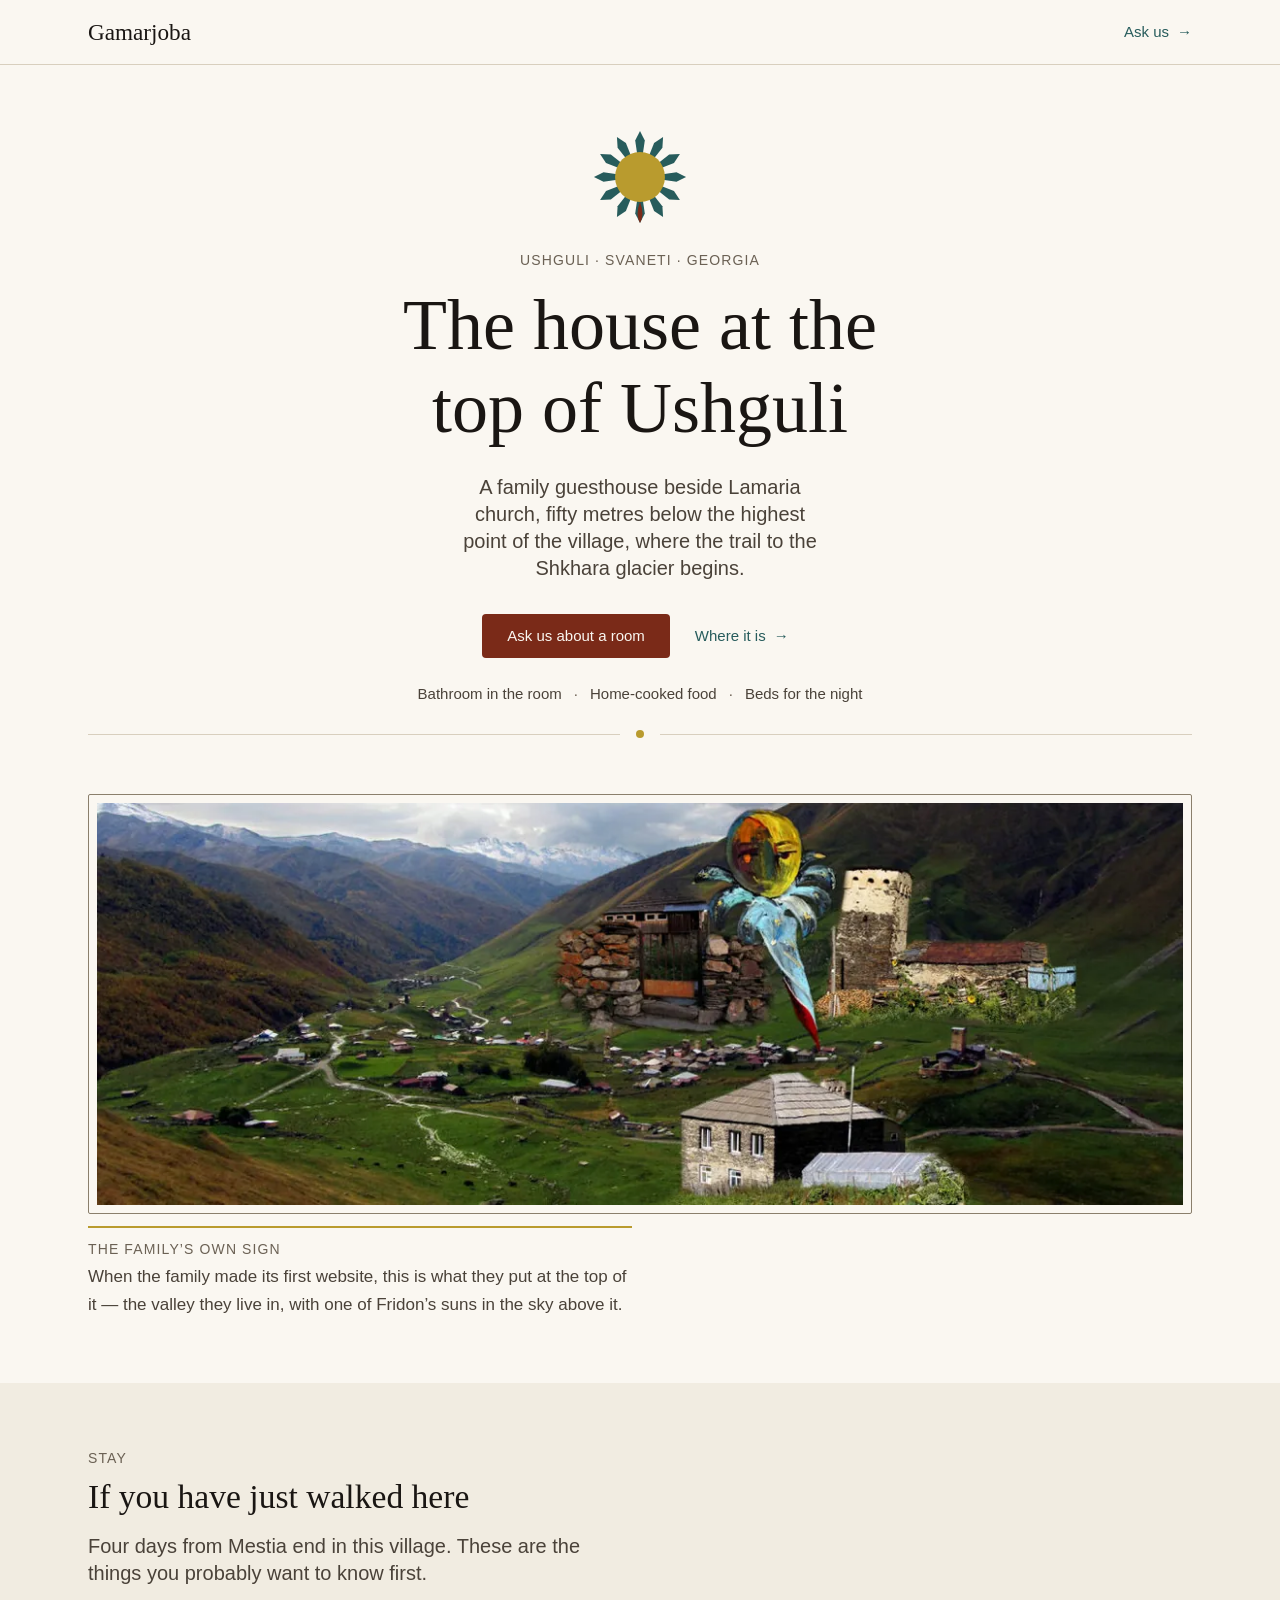
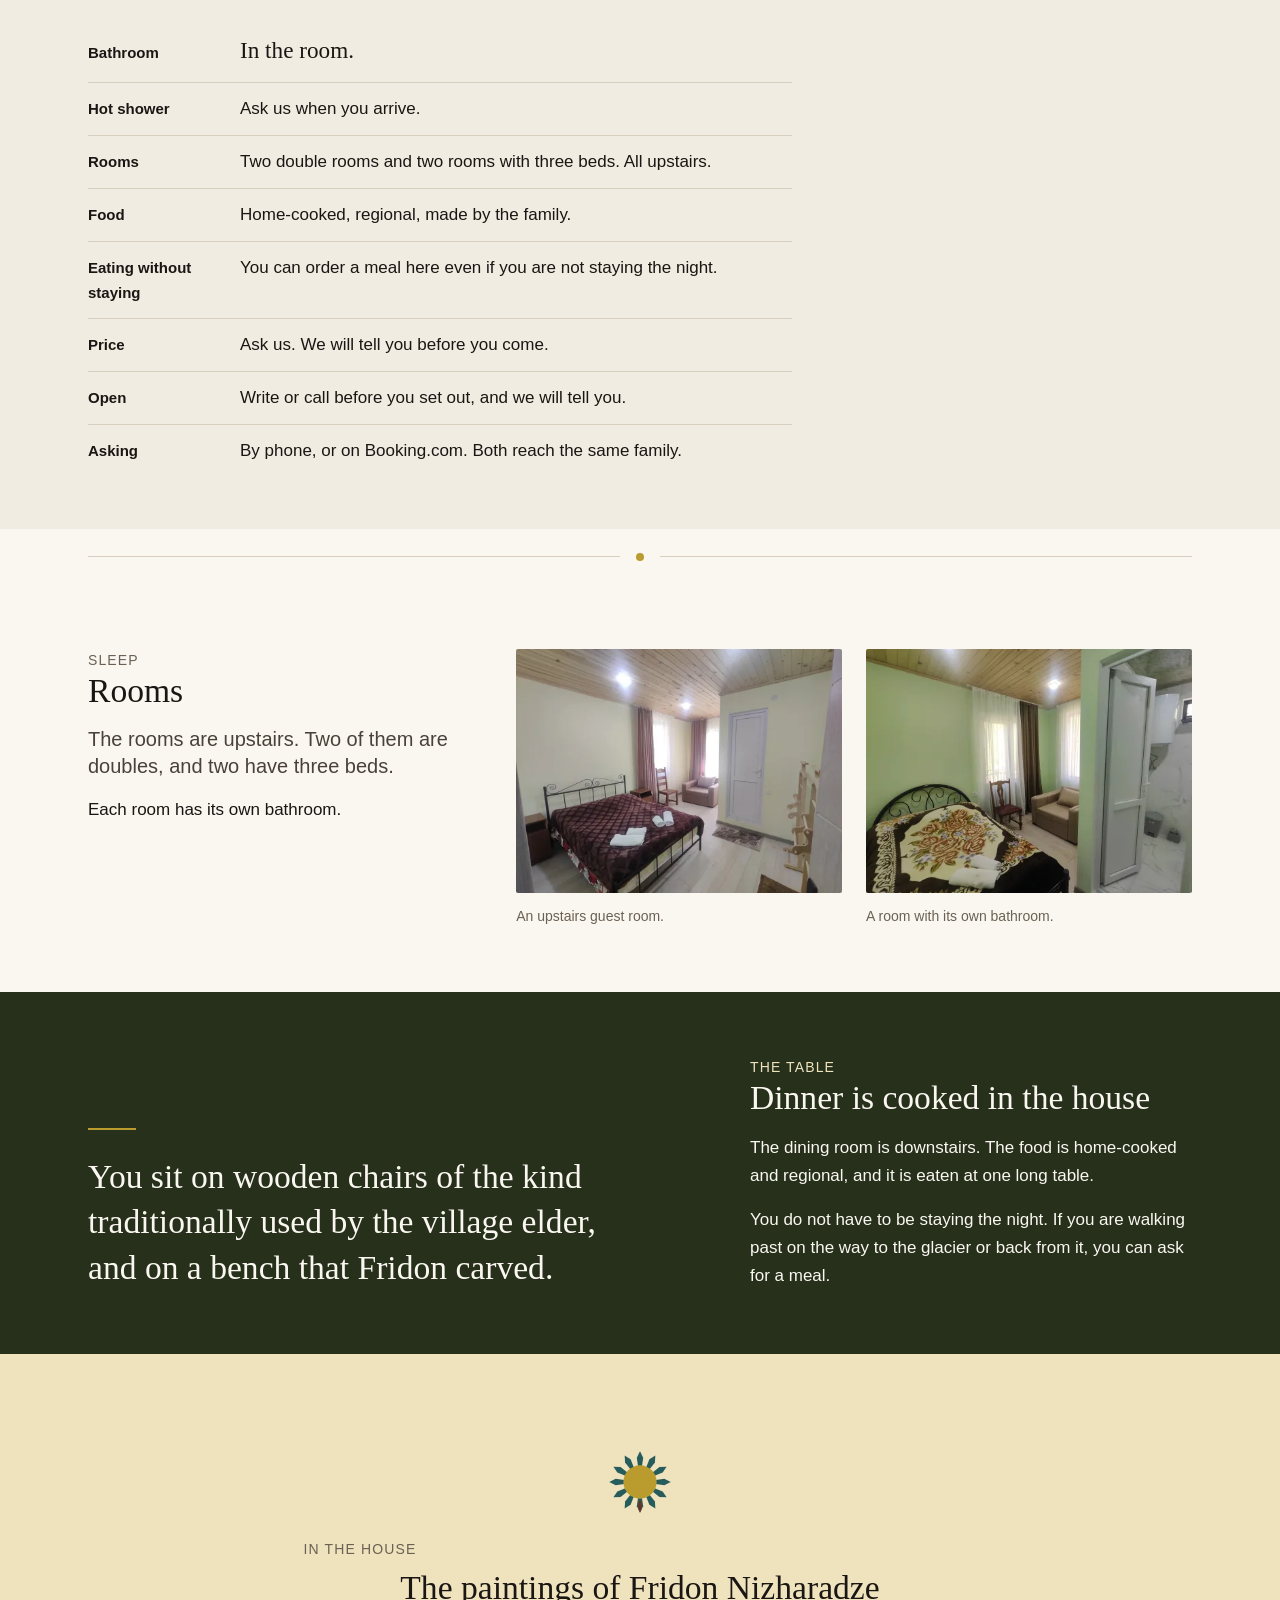
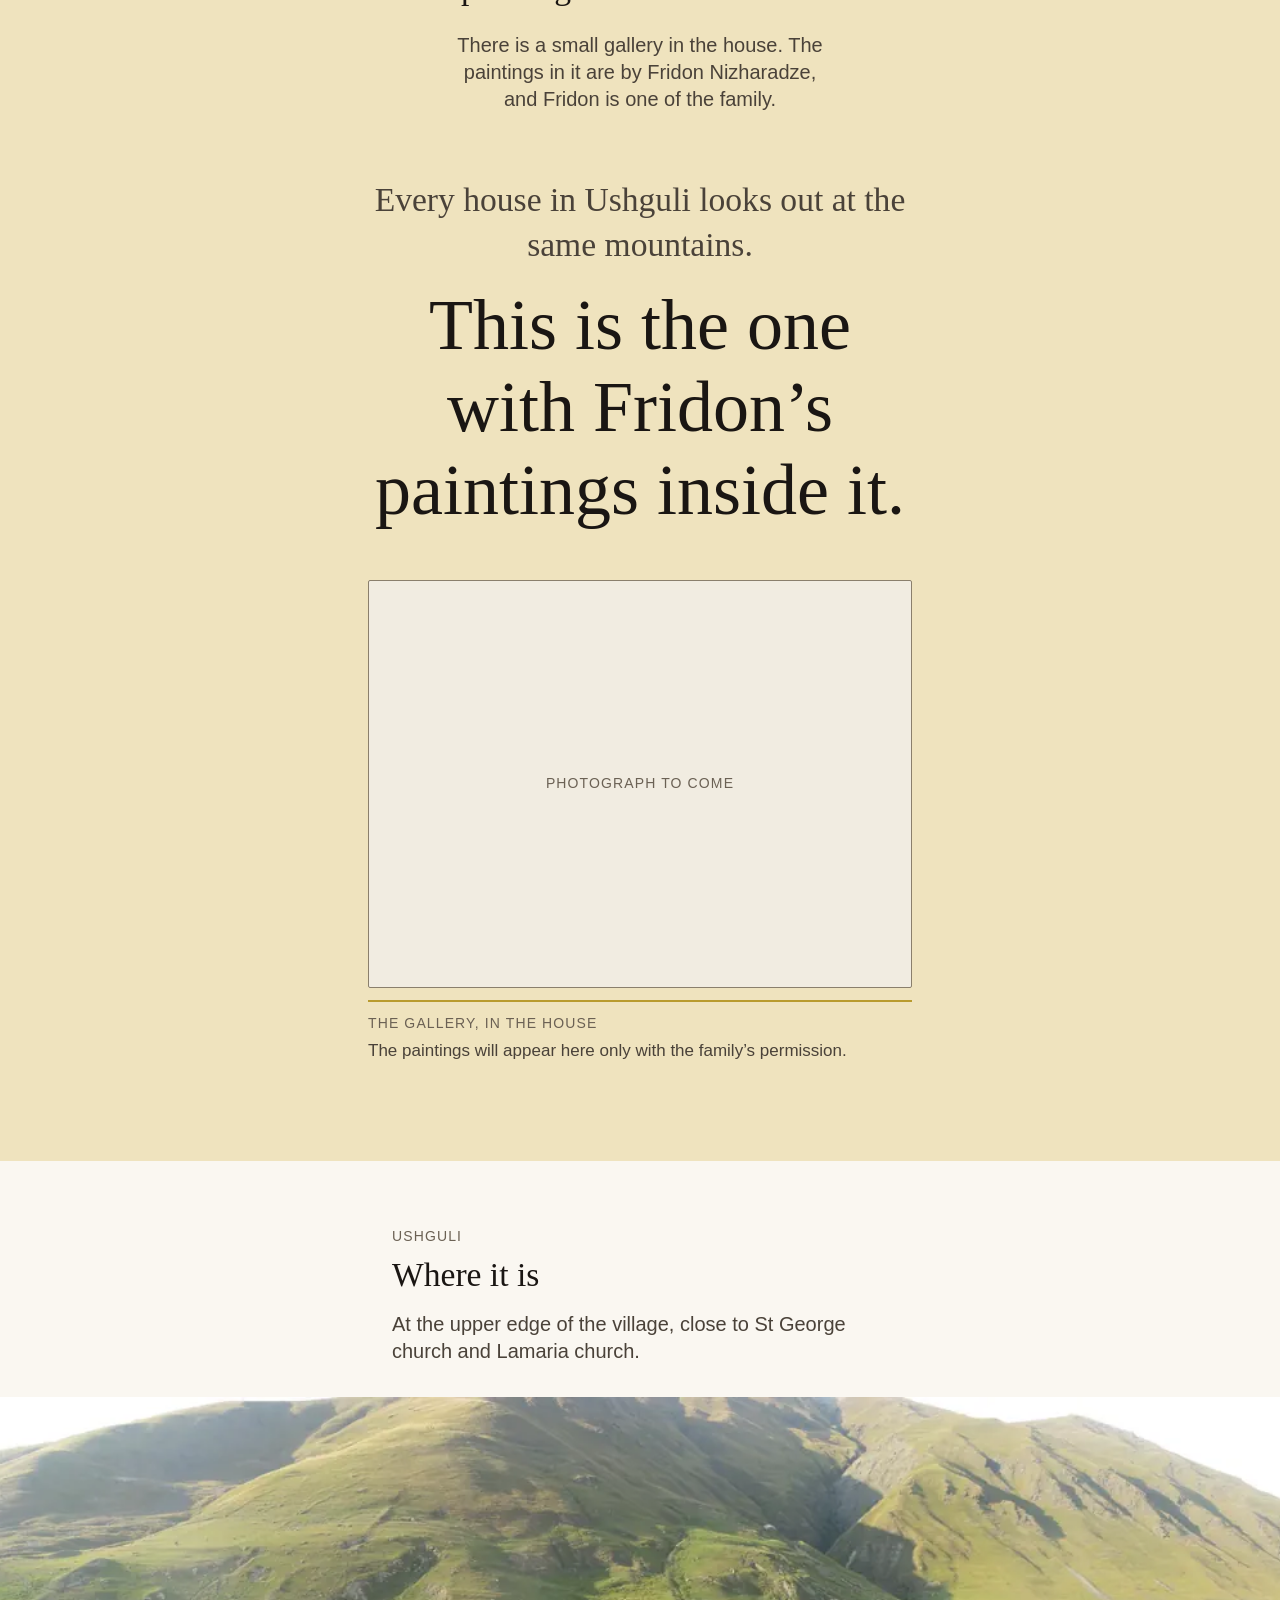
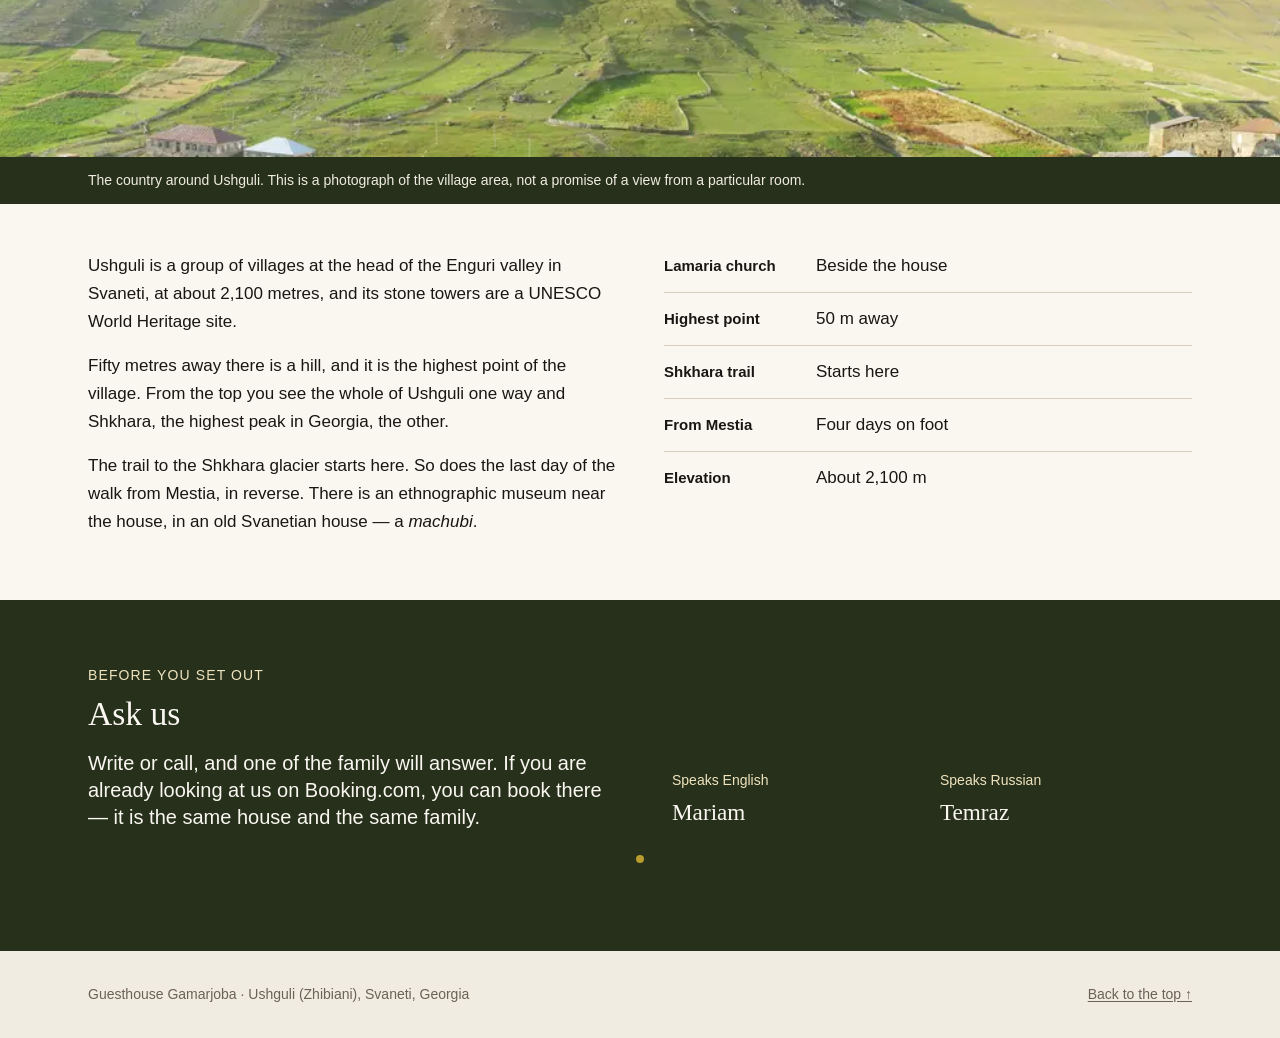
<file: index.html>
<!DOCTYPE html>
<html lang="en">
<head>
<meta charset="utf-8">
<meta name="viewport" content="width=device-width, initial-scale=1">
<meta name="robots" content="noindex, nofollow">

<title>Guesthouse Gamarjoba — Ushguli, Svaneti, Georgia</title>
<meta name="description" content="A family guesthouse at the top of Ushguli, where the trail to the Shkhara glacier begins. Rooms, home-cooked food, and a small gallery in the house.">
<link rel="stylesheet" href="/assets/css/tokens.css">
<link rel="stylesheet" href="/assets/css/components.css">
</head>
<body id="top">
<a class="skip-link" href="#main">Skip to the main content</a>

<header class="site-head">
  <div class="wrap site-head__inner">
    <a class="site-name" href="#top" aria-label="Guesthouse Gamarjoba, back to the top">Gamarjoba</a>
    <a class="site-head__ask" href="#ask">Ask us <span aria-hidden="true">→</span></a>
  </div>
</header>

<main id="main">
  
  <section class="frontis" aria-labelledby="frontis-title">
    <div class="wrap">
      <svg class="sun" viewBox="0 0 100 100" aria-hidden="true" focusable="false">
        <g class="sun__rays">
          <path id="gm-ray-front" d="M50 46 L55 12 L50 2 L45 12 Z"/>
          <use href="#gm-ray-front" transform="rotate(30 50 50)"/><use href="#gm-ray-front" transform="rotate(60 50 50)"/>
          <use href="#gm-ray-front" transform="rotate(90 50 50)"/><use href="#gm-ray-front" transform="rotate(120 50 50)"/>
          <use href="#gm-ray-front" transform="rotate(150 50 50)"/><use href="#gm-ray-front" transform="rotate(180 50 50)"/>
          <use href="#gm-ray-front" transform="rotate(210 50 50)"/><use href="#gm-ray-front" transform="rotate(240 50 50)"/>
          <use href="#gm-ray-front" transform="rotate(270 50 50)"/><use href="#gm-ray-front" transform="rotate(300 50 50)"/>
          <use href="#gm-ray-front" transform="rotate(330 50 50)"/>
        </g>
        <circle class="sun__disc" cx="50" cy="50" r="26"/>
        <path class="sun__drip" d="M50 76 q5 13 0 22 q-5 -9 0 -22 Z"/>
      </svg>
      <p class="eyebrow">Ushguli · Svaneti · Georgia</p>
      <h1 class="frontis__title" id="frontis-title">The house at the top of Ushguli</h1>
      <p class="lede">A family guesthouse beside Lamaria church, fifty metres below the highest point of the village, where the trail to the Shkhara glacier begins.</p>
      
      <div class="frontis__actions">
        <a class="btn btn--primary" href="#ask">Ask us about a room</a>
        <a class="btn btn--quiet" href="#where">Where it is <span aria-hidden="true">→</span></a>
      </div>
      <ul class="frontis-facts" aria-label="A few things to know">
        <li>Bathroom in the room</li>
        <li>Home-cooked food</li>
        <li>Beds for the night</li>
      </ul>
      <div class="rule-sun" role="separator" aria-hidden="true"><span></span></div>
    </div>
  </section>

  
  <section class="sign band" aria-label="The family's first sign">
    <div class="wrap">
      <figure class="plate plate--sign">
        <div class="plate__frame">
          <picture>
            <source type="image/webp" sizes="(min-width:900px) 70vw, 92vw"
                    srcset="/assets/img/family-collage-480.webp 480w, /assets/img/family-collage-760.webp 760w, /assets/img/family-collage-1120.webp 1120w">
            <img src="/assets/img/family-collage-760.jpg" width="1120" height="414" loading="eager" decoding="async"
                 alt="A photograph of the Ushguli valley with one of Fridon Nizharadze’s paintings set into the sky: a golden face inside a sun, with turquoise rays and red beneath it.">
          </picture>
        </div>
        <figcaption class="plate__label">
          <span class="label">The family’s own sign</span>
          <p>When the family made its first website, this is what they put at the top of it — the valley they live in, with one of Fridon’s suns in the sky above it.</p>
        </figcaption>
      </figure>
      
    </div>
  </section>

  
  <section class="band band--paper2" id="stay">
    <div class="wrap">
      <div class="section-head">
        <p class="eyebrow">Stay</p>
        <h2>If you have just walked here</h2>
        <p class="lede">Four days from Mestia end in this village. These are the things you probably want to know first.</p>
      </div>
      <ul class="facts facts--lead">
        <li><span class="facts__k">Bathroom</span><span class="facts__v facts__v--strong">In the room.</span></li>
        
        <li><span class="facts__k">Hot shower</span><span class="facts__v">Ask us when you arrive.</span></li>
        
        <li><span class="facts__k">Rooms</span><span class="facts__v">Two double rooms and two rooms with three beds. All upstairs.</span></li>
        <li><span class="facts__k">Food</span><span class="facts__v">Home-cooked, regional, made by the family.</span></li>
        <li><span class="facts__k">Eating without staying</span><span class="facts__v">You can order a meal here even if you are not staying the night.</span></li>
        <li><span class="facts__k">Price</span><span class="facts__v">Ask us. We will tell you before you come.</span></li>
        <li><span class="facts__k">Open</span><span class="facts__v">Write or call before you set out, and we will tell you.</span></li>
        <li><span class="facts__k">Asking</span><span class="facts__v">By phone, or on Booking.com. Both reach the same family.</span></li>
      </ul>
    </div>
  </section>

  <div class="wrap"><div class="rule-sun" role="separator" aria-hidden="true"><span></span></div></div>

  
  <section class="band" id="rooms">
    <div class="wrap split split--rooms">
      <div>
        <p class="eyebrow">Sleep</p>
        <h2>Rooms</h2>
        <p class="lede">The rooms are upstairs. Two of them are doubles, and two have three beds.</p>
        <p>Each room has its own bathroom.</p>
        
      </div>
      <div class="room-gallery">
        <figure class="room-slot">
          <picture>
            <source type="image/webp" sizes="(min-width:900px) 29vw, 92vw"
                    srcset="/assets/img/guest-room-yellow-480.webp 480w, /assets/img/guest-room-yellow-800.webp 800w, /assets/img/guest-room-yellow-1200.webp 1200w">
            <img src="/assets/img/guest-room-yellow-1200.jpg" width="1200" height="900" loading="lazy" decoding="async"
                 alt="An upstairs guest room with a double bed, wooden ceiling, two windows and a chair beside the bed.">
          </picture>
          <figcaption>An upstairs guest room.</figcaption>
        </figure>
        <figure class="room-slot">
          <picture>
            <source type="image/webp" sizes="(min-width:900px) 29vw, 92vw"
                    srcset="/assets/img/guest-room-bathroom-480.webp 480w, /assets/img/guest-room-bathroom-800.webp 800w, /assets/img/guest-room-bathroom-1200.webp 1200w">
            <img src="/assets/img/guest-room-bathroom-1200.jpg" width="1200" height="900" loading="lazy" decoding="async"
                 alt="A green guest room with a double bed and the door to its private bathroom open.">
          </picture>
          <figcaption>A room with its own bathroom.</figcaption>
        </figure>
      </div>
      
    </div>
  </section>

  
  <section class="band band--moss" id="table">
    <div class="wrap table-story">
      <div class="pull">
        <p>You sit on wooden chairs of the kind traditionally used by the village elder, and on a bench that Fridon carved.</p>
      </div>
      <div class="table-story__body">
        <p class="eyebrow">The table</p>
        <h2>Dinner is cooked in the house</h2>
        <p>The dining room is downstairs. The food is home-cooked and regional, and it is eaten at one long table.</p>
        <p>You do not have to be staying the night. If you are walking past on the way to the glacier or back from it, you can ask for a meal.</p>
        
      </div>
    </div>
  </section>

  
  <section class="band band--gold gallery" id="gallery">
    <div class="wrap peak">
      <svg class="sun sun--small" viewBox="0 0 100 100" aria-hidden="true" focusable="false">
        <g class="sun__rays">
          <path id="gm-ray-gallery" d="M50 46 L55 12 L50 2 L45 12 Z"/>
          <use href="#gm-ray-gallery" transform="rotate(30 50 50)"/><use href="#gm-ray-gallery" transform="rotate(60 50 50)"/>
          <use href="#gm-ray-gallery" transform="rotate(90 50 50)"/><use href="#gm-ray-gallery" transform="rotate(120 50 50)"/>
          <use href="#gm-ray-gallery" transform="rotate(150 50 50)"/><use href="#gm-ray-gallery" transform="rotate(180 50 50)"/>
          <use href="#gm-ray-gallery" transform="rotate(210 50 50)"/><use href="#gm-ray-gallery" transform="rotate(240 50 50)"/>
          <use href="#gm-ray-gallery" transform="rotate(270 50 50)"/><use href="#gm-ray-gallery" transform="rotate(300 50 50)"/>
          <use href="#gm-ray-gallery" transform="rotate(330 50 50)"/>
        </g>
        <circle class="sun__disc" cx="50" cy="50" r="26"/>
        <path class="sun__drip" d="M50 76 q5 13 0 22 q-5 -9 0 -22 Z"/>
      </svg>
      <p class="eyebrow">In the house</p>
      <h2>The paintings of Fridon Nizharadze</h2>
      <p class="lede">There is a small gallery in the house. The paintings in it are by Fridon Nizharadze, and Fridon is one of the family.</p>
      <p class="peak__small">Every house in Ushguli looks out at the same mountains.</p>
      <p class="statement statement--peak">This is the one with Fridon’s paintings inside it.</p>
      <figure class="plate plate--empty gallery__plate">
        <div class="plate__frame"><span class="label">Photograph to come</span></div>
        <figcaption class="plate__label">
          <span class="label">The gallery, in the house</span>
          <p>The paintings will appear here only with the family’s permission.</p>
        </figcaption>
      </figure>
      
    </div>
  </section>

  
  <section class="band where-intro" id="where">
    <div class="wrap section-head">
      <p class="eyebrow">Ushguli</p>
      <h2>Where it is</h2>
      <p class="lede">At the upper edge of the village, close to St George church and Lamaria church.</p>
    </div>
  </section>
  <figure class="place-image">
    <picture>
      <source type="image/webp" sizes="100vw"
              srcset="/assets/img/ushguli-wide-800.webp 800w, /assets/img/ushguli-wide-1400.webp 1400w">
      <img src="/assets/img/ushguli-wide-1400.jpg" width="2400" height="480" loading="lazy" decoding="async"
           alt="A wide view of the country around Ushguli: bare ridges, green pasture and the road running along the valley floor.">
    </picture>
    <figcaption class="wrap">The country around Ushguli. This is a photograph of the village area, not a promise of a view from a particular room.</figcaption>
  </figure>
  <section class="band place-details">
    <div class="wrap split split--wide">
      <div>
        <p>Ushguli is a group of villages at the head of the Enguri valley in Svaneti, at about <span class="num">2,100 metres</span>, and its stone towers are a UNESCO World Heritage site.</p>
        <p>Fifty metres away there is a hill, and it is the highest point of the village. From the top you see the whole of Ushguli one way and Shkhara, the highest peak in Georgia, the other.</p>
        <p>The trail to the Shkhara glacier starts here. So does the last day of the walk from Mestia, in reverse. There is an ethnographic museum near the house, in an old Svanetian house — a <i>machubi</i>.</p>
        
      </div>
      <ul class="facts place-facts">
        <li><span class="facts__k">Lamaria church</span><span class="facts__v">Beside the house</span></li>
        <li><span class="facts__k">Highest point</span><span class="facts__v"><span class="num">50 m</span> away</span></li>
        <li><span class="facts__k">Shkhara trail</span><span class="facts__v">Starts here</span></li>
        <li><span class="facts__k">From Mestia</span><span class="facts__v">Four days on foot</span></li>
        <li><span class="facts__k">Elevation</span><span class="facts__v"><span class="num">About 2,100 m</span></span></li>
      </ul>
    </div>
  </section>

  
  <section class="band band--moss ask" id="ask">
    <div class="wrap ask__grid">
      <div>
        <p class="eyebrow">Before you set out</p>
        <h2>Ask us</h2>
        <p class="lede">Write or call, and one of the family will answer. If you are already looking at us on Booking.com, you can book there — it is the same house and the same family.</p>
      </div>
      <div>
        <ul class="contact-list">
          <li><span class="contact__lang">Speaks English</span><span class="contact__who">Mariam</span></li>
          <li><span class="contact__lang">Speaks Russian</span><span class="contact__who">Temraz</span></li>
        </ul>
      </div>
      
    </div>
    <div class="wrap"><div class="rule-sun rule-sun--dot-only" role="separator" aria-hidden="true"><span></span></div></div>
  </section>
</main>

<footer class="band band--paper2 band--tight">
  <div class="wrap footer-line">
    <p class="small">Guesthouse Gamarjoba · Ushguli (Zhibiani), Svaneti, Georgia</p>
    <a class="small" href="#top">Back to the top ↑</a>
  </div>
</footer>
</body>
</html>
</file>
<file: assets/css/tokens.css>
/* ===========================================================================
   Gamarjoba — デザイントークン（唯一の情報源）
   ---------------------------------------------------------------------------
   ⛔ 画面固有の色・文字サイズ・余白をCSSに直接書かない。必ずここの変数を使う。
   ⛔ 新しい値を無断で足さない。必要なら理由を説明してから追加する。

   色は推測ではなく、オーナー自身の旧公式サイトのヘッダー画像に合成された
   Fridon Nizharadze の絵から抽出した実測値に基づく:
       太陽の金   #A99933  → --c-gold   (文字可読性のため少し明るく #B99B2E)
       光線の青緑 #9BBABA  → --c-teal   (文字用に暗く #275C5C)
       滴りの赤   #521E11  → --c-clay   (面として使うため少し明るく #7A2A18)
       室内の木闇 #0C0A09〜#998A70 → --c-ink 系
       谷の苔     #3A4C20 → --c-moss
   コントラスト比は全20ペアを計算して確認済み（_docs/01-design-system.md §5）。
   =========================================================================== */

:root {
  /* ---- 色：地 ------------------------------------------------------------ */
  --c-paper:      #FAF7F1;   /* 既定の背景。漆喰と雪の光 */
  --c-paper-2:    #F1ECE1;   /* 面を1段落とす。カード、帯 */
  --c-stone:      #E2DACB;   /* 無効状態の面、表のヘッダ */

  /* ---- 色：文字 ---------------------------------------------------------- */
  --c-ink:        #1A1613;   /* 本文・見出し。16.81:1 on paper */
  --c-ink-2:      #4A4239;   /* 副次的な本文。 9.22:1 */
  --c-ink-3:      #6B6154;   /* 補足・キャプション。5.67:1 */
  --c-ink-muted:  #6F675C;   /* 無効時の文字。4.01:1 on stone */

  /* ---- 色：線（役割で分ける。混同しない）--------------------------------- */
  --c-rule:       #D8CFBE;   /* 装飾的な区切り線。コントラスト要件なし */
  --c-border:     #8A7F6C;   /* 部品の境界。3.68:1 — WCAG 1.4.11 を満たす */

  /* ---- 色：Fridon の絵から ----------------------------------------------- */
  --c-gold:       #B99B2E;   /* 太陽。面として使い、文字は ink を載せる */
  --c-gold-soft:  #EFE3BE;   /* 金の淡い面。ギャラリー節の背景 */
  --c-teal:       #275C5C;   /* リンク。7.09:1 */
  --c-clay:       #7A2A18;   /* 主ボタンの面。paper を載せて 9.04:1 */
  --c-moss:       #26301B;   /* 反転セクションの地。paper を載せて 12.91:1 */

  /* ---- 色：状態 ---------------------------------------------------------- */
  --c-ok:         #2F5D3A;
  --c-warn:       #8A5A00;
  --c-err:        #94271F;

  /* ---- 書体 -------------------------------------------------------------- */
  /* 見出し：Newsreader（SIL OFL、自己ホスト、サブセット）。未導入時も
     metric近似のフォールバックで崩れないよう指定する。 */
  --f-display: "Newsreader", "Iowan Old Style", "Palatino Linotype", Palatino,
               Georgia, "Times New Roman", serif;
  /* 本文：システムフォント。webフォント0バイト。弱い回線が前提のため。 */
  --f-body:    -apple-system, BlinkMacSystemFont, "Segoe UI", Roboto,
               "Helvetica Neue", Arial, "Noto Sans", sans-serif;
  /* 数字：等幅数字。価格が縦に揃う。 */
  --f-num:     var(--f-body);

  /* ---- 文字サイズ（rem。最小 14px = 0.875rem を下回らない）--------------- */
  /* 扉とギャラリーの頂点だけに使う。_docs/10-art-direction.md AD-1。 */
  --t-hero:    clamp(2.5rem, 1.6rem + 4.4vw, 4.5rem);
  --t-display: clamp(2.00rem, 1.30rem + 3.0vw, 3.25rem);  /* h1 */
  --t-h2:      clamp(1.50rem, 1.15rem + 1.5vw, 2.10rem);
  --t-h3:      clamp(1.20rem, 1.05rem + 0.7vw, 1.45rem);
  --t-lede:    clamp(1.10rem, 1.02rem + 0.4vw, 1.25rem);  /* 導入文 */
  --t-body:    1.0625rem;   /* 17px。PC・モバイル共通 */
  --t-label:   0.9375rem;   /* 15px。ラベル、ボタン */
  --t-small:   0.875rem;    /* 14px。補足。★これが下限 */

  /* ★追加 2026-08-17（規約5により理由を明記）
     --track-label: tokens.css に字送りの段が1つも無かった。大文字・小サイズの
     壁ラベルは字送りを足さないと読めない（14px の uppercase が最も詰まって見える）。
     em 相対なので文字サイズが変わっても崩れない。使用は .label のみ。 */
  --track-label: 0.08em;

  /* ---- 太さ -------------------------------------------------------------- */
  --w-normal: 400;
  --w-medium: 500;
  --w-bold:   700;

  /* ---- 行間 -------------------------------------------------------------- */
  --lh-tight: 1.15;   /* 見出し */
  --lh-snug:  1.35;   /* 小見出し、リード */
  --lh-body:  1.65;   /* 本文。長文の可読性を優先 */

  /* ---- 余白（基本単位 4px。この階段以外の値を使わない）------------------- */
  --s1:  0.25rem;  /*  4px */
  --s2:  0.5rem;   /*  8px */
  --s3:  0.75rem;  /* 12px */
  --s4:  1rem;     /* 16px */
  --s5:  1.5rem;   /* 24px */
  --s6:  2rem;     /* 32px */
  --s7:  3rem;     /* 48px */
  --s8:  4rem;     /* 64px */
  --s9:  6rem;     /* 96px */

  /* ---- 寸法 -------------------------------------------------------------- */
  --tap:        44px;    /* 最小タップ領域。モバイルで全操作部品に適用 */
  --ctrl-h:     44px;    /* ボタン・入力欄の高さ */
  --ctrl-h-sm:  36px;    /* 補助的な操作。モバイルでは使わない */
  --measure:    34rem;   /* 本文の最大行長 */
  --wrap:       72rem;   /* ページ最大幅 */
  --wrap-pad:   var(--s5);

  /* ---- 角丸（控えめに。石と木の建物なので過度に丸めない）----------------- */
  --r-sm: 2px;
  --r-md: 4px;
  --r-lg: 8px;

  /* ---- 影（原則使わない。使うのはダイアログのみ）------------------------- */
  --shadow-dialog: 0 12px 32px rgb(26 22 19 / 28%);

  /* ---- フォーカス（全部品で同一。見えることが最優先）--------------------- */
  --focus-w: 3px;
  --focus-c: var(--c-gold);
  --focus-offset: 2px;
}

/* モバイルで詰める余白だけをここで上書きする。個別画面では上書きしない。 */
@media (max-width: 599px) {
  :root {
    --wrap-pad: var(--s4);
    --s9: 4rem;
    --s8: 3rem;
  }
}

/* 動きを減らす設定を尊重する */
@media (prefers-reduced-motion: reduce) {
  *, *::before, *::after {
    animation-duration: 0.01ms !important;
    transition-duration: 0.01ms !important;
  }
}
</file>
<file: assets/css/components.css>
/* ===========================================================================
   Gamarjoba — 共通コンポーネント
   ⛔ 同じ役割の部品を画面ごとに別実装しない。ここにあるものを使う。
   ⛔ 値は必ず tokens.css の変数から取る。生の数値を書かない。
   状態は 通常 / :hover / :focus-visible / 無効 / エラー の5つを全部定義する。
   =========================================================================== */

/* ---- 基礎 --------------------------------------------------------------- */
*, *::before, *::after { box-sizing: border-box; }

html {
  -webkit-text-size-adjust: 100%;
  min-width: 320px;            /* 対応下限。これ以下で崩れるより横スクロールさせる */
  color-scheme: light;
  font-synthesis: none;        /* 偽ボールド・偽イタリックを全面禁止（vivapulse.jp より） */
}

/* 選択色。細部だが「作られている」感触に効く（vivapulse.jp より） */
::selection { background: var(--c-gold-soft); color: var(--c-ink); }

body {
  margin: 0;
  background: var(--c-paper);
  color: var(--c-ink);
  font: var(--w-normal) var(--t-body)/var(--lh-body) var(--f-body);
}

/* 見出し。font-synthesis を切るのは、システムserifの偽ボールドを避けるため */
h1, h2, h3 {
  font-family: var(--f-display);
  font-weight: var(--w-normal);
  font-synthesis-weight: none;
  line-height: var(--lh-tight);
  margin: 0;
  text-wrap: balance;
}
h1 { font-size: var(--t-display); }
h2 { font-size: var(--t-h2); }
h3 { font-size: var(--t-h3); line-height: var(--lh-snug); }

p, ul, ol { margin: 0 0 var(--s4); max-width: var(--measure); text-wrap: pretty; }
/* ⚠️ 見出し直後の間隔はこの順序（p の後）でなければ効かない。
   Beyond Nomad で p{margin} を先に書いて全見出しの下余白が消えた。動かさない。 */
h2 + *, h3 + * { margin-top: var(--s4); }
:where(p, ul, ol):last-child { margin-bottom: 0; }

a { color: var(--c-teal); text-underline-offset: 0.15em; }
a:hover { color: var(--c-ink); }

/* フォーカスは全部品共通。個別に消さない */
:focus-visible {
  outline: var(--focus-w) solid var(--focus-c);
  outline-offset: var(--focus-offset);
  box-shadow: 0 0 0 calc(var(--focus-w) * 2 + var(--focus-offset)) var(--c-ink);
}

.wrap { max-width: var(--wrap); margin-inline: auto; padding-inline: var(--wrap-pad); }
.lede { font-size: var(--t-lede); line-height: var(--lh-snug); color: var(--c-ink-2); }
.small, .caption { font-size: var(--t-small); color: var(--c-ink-3); }
.num { font-variant-numeric: tabular-nums; }

/* ---- ボタン ------------------------------------------------------------- */
.btn {
  display: inline-flex; align-items: center; justify-content: center; gap: var(--s2);
  min-height: var(--ctrl-h); min-width: var(--tap);
  padding: 0 var(--s5);
  border: 1px solid transparent; border-radius: var(--r-md);
  font: var(--w-medium) var(--t-label)/1 var(--f-body);
  text-decoration: none; cursor: pointer;
  transition: background-color .15s, border-color .15s, color .15s;
}
.btn--primary   { background: var(--c-clay); color: var(--c-paper); }
.btn--primary:hover, .btn--primary.is-hover { background: #632214; }
.btn--secondary { background: transparent; color: var(--c-ink); border-color: var(--c-border); }
.btn--secondary:hover, .btn--secondary.is-hover { background: var(--c-paper-2); border-color: var(--c-ink); }
.btn--quiet     { background: transparent; color: var(--c-teal); padding-inline: var(--s2); }
.btn--quiet:hover, .btn--quiet.is-hover { color: var(--c-ink); text-decoration: underline; }
.btn.is-focus {
  outline: var(--focus-w) solid var(--focus-c); outline-offset: var(--focus-offset);
  box-shadow: 0 0 0 calc(var(--focus-w) * 2 + var(--focus-offset)) var(--c-ink);
}
.btn[disabled], .btn.is-disabled {
  background: var(--c-stone); color: var(--c-ink-muted);
  border-color: transparent; cursor: not-allowed;
}
/* quiet は面を持たない部品なので、無効時も面を持たせない。
   UIカタログで発見：共通の [disabled] 規則が --c-stone の塗りを継承し、
   透明なはずのボタンが塗りつぶしになっていた。 */
.btn--quiet[disabled], .btn--quiet.is-disabled {
  background: transparent; text-decoration: none;
}

/* ---- フォーム部品 -------------------------------------------------------- */
.field { display: grid; gap: var(--s2); max-width: var(--measure); }
.field__label { font-size: var(--t-label); font-weight: var(--w-medium); }
.field__hint  { font-size: var(--t-small); color: var(--c-ink-3); }
.field__error { font-size: var(--t-small); color: var(--c-err); font-weight: var(--w-medium); }

.input, .select, .textarea {
  block-size: var(--ctrl-h);        /* input と select の高さを厳密に揃える */
  min-height: var(--ctrl-h); width: 100%;
  padding: 0 var(--s3);
  background: var(--c-paper);
  color: var(--c-ink);
  border: 1px solid var(--c-border); border-radius: var(--r-md);
  font: var(--w-normal) var(--t-body)/1.4 var(--f-body);
}
.textarea { block-size: auto; min-height: calc(var(--ctrl-h) * 2.5); padding: var(--s3); resize: vertical; }
.input:hover, .select:hover, .is-hover.input { border-color: var(--c-ink); }
.input.is-focus, .select.is-focus {
  outline: var(--focus-w) solid var(--focus-c); outline-offset: var(--focus-offset);
  box-shadow: 0 0 0 calc(var(--focus-w) * 2 + var(--focus-offset)) var(--c-ink);
}
.input[disabled], .select[disabled], .textarea[disabled] {
  background: var(--c-stone); color: var(--c-ink-muted); border-color: transparent; cursor: not-allowed;
}
.input[aria-invalid="true"], .select[aria-invalid="true"] { border-color: var(--c-err); border-width: 2px; }
.select {
  appearance: none;
  background-image: linear-gradient(45deg, transparent 50%, var(--c-ink) 50%),
                    linear-gradient(135deg, var(--c-ink) 50%, transparent 50%);
  background-position: right var(--s4) center, calc(100% - var(--s3)) center;
  background-size: 6px 6px, 6px 6px;
  background-repeat: no-repeat;
  padding-right: var(--s7);
}

/* チェックボックス：タップ領域を44pxまで広げる */
.check { display: flex; align-items: center; gap: var(--s3); min-height: var(--tap); cursor: pointer; }
.check input { inline-size: 22px; block-size: 22px; accent-color: var(--c-clay); margin: 0; }
.check.is-disabled { color: var(--c-ink-muted); cursor: not-allowed; }

/* ---- タブ --------------------------------------------------------------- */
.tabs { display: flex; gap: var(--s5); border-bottom: 1px solid var(--c-rule); overflow-x: auto; }
.tab {
  min-height: var(--tap); padding: 0 var(--s1);
  display: inline-flex; align-items: center; white-space: nowrap;
  background: none; border: 0; border-bottom: 3px solid transparent;
  color: var(--c-ink-3); font: var(--w-medium) var(--t-label)/1 var(--f-body); cursor: pointer;
}
.tab:hover, .tab.is-hover { color: var(--c-ink); }
.tab[aria-selected="true"] { color: var(--c-ink); border-bottom-color: var(--c-clay); }
.tab[disabled], .tab.is-disabled { color: var(--c-ink-muted); cursor: not-allowed; }

/* ---- カード ------------------------------------------------------------- */
.card {
  background: var(--c-paper-2);
  border: 1px solid var(--c-rule); border-radius: var(--r-lg);
  padding: var(--s5);
  display: grid; gap: var(--s3);
}
.card__title { font-family: var(--f-display); font-size: var(--t-h3); line-height: var(--lh-snug); }
.card--link:hover, .card--link.is-hover { border-color: var(--c-border); background: var(--c-paper); }
.card.is-disabled { background: var(--c-stone); color: var(--c-ink-muted); }

/* ---- 表：横スクロールを許可する唯一の場所 -------------------------------- */
.table-scroll { overflow-x: auto; -webkit-overflow-scrolling: touch; }
.table { border-collapse: collapse; width: 100%; min-width: 30rem; font-size: var(--t-body); }
.table th, .table td { padding: var(--s3) var(--s4); text-align: left; border-bottom: 1px solid var(--c-rule); }
.table thead th { background: var(--c-paper-2); font-weight: var(--w-bold); font-size: var(--t-label); }
.table td.num, .table th.num { text-align: right; font-variant-numeric: tabular-nums; }

/* ---- 通知 --------------------------------------------------------------- */
.notice {
  display: grid; gap: var(--s1);
  padding: var(--s4);
  border-left: 4px solid var(--c-border);
  background: var(--c-paper-2);
  border-radius: 0 var(--r-md) var(--r-md) 0;
  font-size: var(--t-body);
}
.notice__title { font-weight: var(--w-bold); font-size: var(--t-label); }
.notice--ok   { border-left-color: var(--c-ok); }
.notice--warn { border-left-color: var(--c-warn); }
.notice--err  { border-left-color: var(--c-err); }
.notice--ok   .notice__title { color: var(--c-ok); }
.notice--warn .notice__title { color: var(--c-warn); }
.notice--err  .notice__title { color: var(--c-err); }

/* ---- ダイアログ ---------------------------------------------------------- */
.dialog {
  border: 0; border-radius: var(--r-lg); padding: var(--s6);
  max-width: 32rem; width: calc(100% - var(--s6));
  background: var(--c-paper); color: var(--c-ink);
  box-shadow: var(--shadow-dialog);
}
.dialog::backdrop { background: rgb(26 22 19 / 55%); }
.dialog__actions { display: flex; gap: var(--s3); justify-content: flex-end; margin-top: var(--s5); flex-wrap: wrap; }
/* モバイルでは下から出る全幅シート */
@media (max-width: 599px) {
  .dialog { width: 100%; max-width: none; margin: auto auto 0; border-radius: var(--r-lg) var(--r-lg) 0 0; }
  .dialog__actions .btn { flex: 1 1 auto; }
}

/* ---- 面（セクションの地）------------------------------------------------- */
.band          { padding-block: var(--s8); }
.band--paper2  { background: var(--c-paper-2); }
.band--moss    { background: var(--c-moss); color: var(--c-paper); }
.band--moss h1, .band--moss h2, .band--moss h3 { color: var(--c-paper); }
.band--moss a  { color: var(--c-gold); }
.band--gold    { background: var(--c-gold-soft); }


/* ===========================================================================
   レイアウト部品（ページ実装で追加。UIカタログにも同時に追加すること）
   =========================================================================== */

/* ---- 下書きの印：⛔ 公開版に残してはいけない --------------------------------
   オーナーに見せる下書き専用。二次情報から書いた箇所と、確認したい箇所を示す。
   check.py がこのクラスの残存でビルドを落とす。 */
.draft-note {
  display: block;
  margin: var(--s3) 0;
  padding: var(--s3) var(--s4);
  background: var(--c-gold-soft);
  border-left: 4px solid var(--c-gold);
  border-radius: 0 var(--r-md) var(--r-md) 0;
  font-size: var(--t-small);
  color: var(--c-ink);
  max-width: var(--measure);
}
.draft-note b { font-weight: var(--w-bold); }

/* ---- フォールド：文字は写真の上に置かない（分割する）---------------------- */
.fold { display: grid; gap: var(--s5); align-items: center; }
@media (min-width: 900px) {
  .fold { grid-template-columns: 1.1fr 1fr; gap: var(--s7); }
}
.fold__media img { width: 100%; height: auto; display: block; border-radius: var(--r-lg); }
.fold__text > * + * { margin-top: var(--s4); }

/* ---- 要点リスト：疲れた人が3秒で読む所 ------------------------------------ */
.facts { list-style: none; padding: 0; margin: 0; display: grid; gap: var(--s3); }
.facts li {
  display: grid; grid-template-columns: 8.5rem 1fr; gap: var(--s4);
  padding-bottom: var(--s3); border-bottom: 1px solid var(--c-rule);
  align-items: baseline;
}
.facts li:last-child { border-bottom: 0; padding-bottom: 0; }
.facts dt, .facts .facts__k {
  font-weight: var(--w-bold); font-size: var(--t-label);
}
@media (max-width: 599px) {
  .facts li { grid-template-columns: 1fr; gap: var(--s1); }
}

/* ---- 本文と図の並び ------------------------------------------------------- */
.split { display: grid; gap: var(--s5); }
@media (min-width: 760px) { .split { grid-template-columns: 1fr 370px; gap: var(--s7); align-items: start; } }
.fig { margin: 0; }
.fig img { width: 100%; height: auto; display: block; border-radius: var(--r-md); }
.fig figcaption { margin-top: var(--s2); font-size: var(--t-small); color: var(--c-ink-3); }

/* ---- 小さい図を並べる（元画像が370pxしかないため大きくしない）------------- */
.figs { display: grid; gap: var(--s4); grid-template-columns: repeat(auto-fit, minmax(15rem, 1fr)); }

/* ---- 連絡先の行 ----------------------------------------------------------- */
.contact-list { list-style: none; padding: 0; margin: 0; display: grid; gap: var(--s4); }
.contact-list a { min-height: var(--tap); display: inline-flex; align-items: center; }


/* ===========================================================================
   ページ用の追加部品（2026-08-17）。UIカタログにも追加すること（規約7）
   =========================================================================== */

/* ---- 全幅の画像帯。文字は絶対に載せない ---------------------------------- */
.hero { display: block; background: var(--c-moss); }
.hero img { display: block; width: 100%; height: auto; }
/* 縦に長すぎる端末で帯が画面を占領しないよう上限をかける */
@media (min-width: 900px) { .hero img { max-height: 62vh; object-fit: cover; } }
.hero--band img { max-height: 30vh; object-fit: cover; }

/* ---- フォールド：画像の下、紙の面に文字を置く ----------------------------- */
.band--fold { padding-block: var(--s7) var(--s8); }
.fold { display: grid; gap: var(--s5); }
@media (min-width: 900px) {
  .fold { grid-template-columns: minmax(0, 34rem) 1fr; gap: var(--s8); align-items: end; }
}
.fold__text > * + * { margin-top: var(--s4); }
.fold__note { max-width: 22rem; }
@media (min-width: 900px) { .fold__note { margin-bottom: var(--s2); } }

.eyebrow {
  font-size: var(--t-small); font-weight: var(--w-medium);
  letter-spacing: var(--track-label); text-transform: uppercase;
  color: var(--c-ink-3); margin: 0;
}

/* ---- 要点リスト：疲れた人が最初に読む所。1行目だけ大きくする -------------- */
.facts--lead li:first-child { padding-bottom: var(--s4); }
.facts__v { font-size: var(--t-body); }
.facts__v--strong {
  font-family: var(--f-display); font-size: var(--t-h3);
  line-height: var(--lh-snug); color: var(--c-ink);
}

/* ---- 本文の行長を締める箱 ------------------------------------------------ */
.measure { max-width: var(--measure); }

/* ---- 一行だけ大きく置く。ページ全体で1回しか使わない --------------------- */
.statement {
  font-family: var(--f-display);
  font-size: clamp(1.45rem, 1.05rem + 1.9vw, 2.35rem);
  line-height: var(--lh-tight);
  max-width: 40rem;
  margin: var(--s8) 0 0;
  padding-top: var(--s6);
  border-top: 2px solid var(--c-gold);
  text-wrap: balance;
}

/* ---- 幅の広い分割（本文＋図）--------------------------------------------- */
.split--wide { align-items: start; }
@media (min-width: 760px) { .split--wide { grid-template-columns: 1fr minmax(0, 26rem); } }

/* ---- 連絡先 --------------------------------------------------------------- */
.contact-list { margin-top: var(--s7); display: grid; gap: var(--s4); grid-template-columns: repeat(auto-fit, minmax(12rem, 1fr)); max-width: 40rem; }
.contact__who { display: block; font-family: var(--f-display); font-size: var(--t-h3); }
.contact__lang { display: block; font-size: var(--t-small); color: var(--c-gold-soft); }
.btn--gold { background: var(--c-gold); color: var(--c-ink); }
.btn--gold:hover, .btn--gold.is-hover { background: var(--c-gold-soft); }


/* ===========================================================================
   額と壁ラベル（アートディレクション 10-art-direction.md §1・§6-3）
   ---------------------------------------------------------------------------
   この家は「額装する家」である。写真は置くのではなく掛ける。
   ⛔ ただし額を許すのは Fridon の作品だけ。部屋や風景は既存 .fig（枠なし）。
      額が Fridon の作品にしか付かないから、額に意味が出る。
   =========================================================================== */
.plate { margin: 0; }
.plate__frame {
  border: 1px solid var(--c-border);
  border-radius: var(--r-sm);
  padding: var(--s2);                /* 内側のマット */
  background: var(--c-paper);
}
.plate__frame img { display: block; width: 100%; height: auto; border-radius: 0; }
.plate__label {
  margin-top: var(--s3);
  padding-top: var(--s3);
  border-top: 2px solid var(--c-gold);
  max-width: var(--measure);
  display: grid; gap: var(--s1);
}
.plate__label p { margin: 0; font-size: var(--t-body); color: var(--c-ink-2); }
.label {
  font: var(--w-medium) var(--t-small)/var(--lh-snug) var(--f-body);
  text-transform: uppercase;
  letter-spacing: var(--track-label);
  color: var(--c-ink-3);
}
/* 写真が届くまでの「まだ掛けていない場所」。壊れて見せない */
.plate--empty .plate__frame {
  background: var(--c-paper-2);
  aspect-ratio: 4 / 5;               /* 既定は縦長（部屋・室内） */
  display: grid; place-items: center;
}
/* 被写体の形に額を合わせる。長机やパノラマは横長 */
.plate--wide.plate--empty .plate__frame { aspect-ratio: 3 / 2; }

/* ⚠️ 既存不具合の修正（アートディレクターが検出）
   .lede は color:var(--c-ink-2) #4A4239 を持つ。これが .band--moss #26301B の上に
   載ると 1.9:1 で読めない。個別画面で style="color:..." を書いて回避するのは
   実装規約3違反なので、面の側で直す。 */
.band--moss .lede,
.band--moss .facts__v { color: var(--c-paper); }
.band--moss .caption, .band--moss .small { color: var(--c-gold-soft); }


/* ---- 節の中の間隔は CSS が引き受ける。マークアップに margin を書かない --------
   ⚠️ Beyond Nomad では、CSSの記述順バグを補うために style="margin-top:…" が
      マークアップ側に40箇所以上書かれた。あれはデザイン判断ではなく手当てだった。
      同じことをしないために、繰り返し出る間隔はここで持つ。 */
.facts  { margin-top: var(--s7); max-width: 44rem; }
/* ⚠️ p/ul/ol の max-width:34rem（散文の行長）は、2列の台帳には狭すぎる。
   .facts は散文ではないので独自の幅を持つ。inline style で上書きしない。 */
.plate  { margin-top: var(--s7); }
.btn-row{ margin-top: var(--s5); }
.band--tight { padding-block: var(--s6); }
.split .fig { margin-top: 0; }


/* ===========================================================================
   Gamarjoba 本ページのアートディレクション
   _docs/10-art-direction.md — 「この家は額装する家である」
   =========================================================================== */

/* キーボード利用者だけに見える本文への近道 */
.skip-link {
  position: fixed; inset-block-start: var(--s3); inset-inline-start: var(--s3);
  z-index: 10; transform: translateY(-200%);
  padding: var(--s3) var(--s4); background: var(--c-ink); color: var(--c-paper);
  border-radius: var(--r-md);
}
.skip-link:focus { transform: translateY(0); }

/* 上帯。sticky にせず、320px の画面を奪わない */
.site-head { border-bottom: 1px solid var(--c-rule); }
.site-head__inner {
  min-height: var(--s8); display: flex; align-items: center;
  justify-content: space-between; gap: var(--s4);
}
.site-name {
  font-family: var(--f-display); font-size: var(--t-h3); color: var(--c-ink);
  text-decoration: none;
}
.site-head__ask {
  min-height: var(--tap); display: inline-flex; align-items: center; gap: var(--s2);
  font-size: var(--t-label); font-weight: var(--w-medium); text-decoration: none;
}

/* Fridon の絵の幾何だけを借りた静止した印 */
.sun {
  display: block; inline-size: var(--s9); block-size: auto;
  margin-inline: auto;
}
.sun--small { inline-size: var(--s8); }
.sun__rays { fill: var(--c-teal); }
.sun__disc { fill: var(--c-gold); }
.sun__drip { fill: var(--c-clay); }

/* 金の点は装飾だけ。状態や意味を担わせない */
.rule-sun {
  display: flex; align-items: center; gap: var(--s4);
  margin-block: var(--s5); border: 0;
}
.rule-sun::before, .rule-sun::after {
  content: ""; flex: 1 1 0; block-size: 1px; background: var(--c-rule);
}
.rule-sun > span {
  flex: none; inline-size: var(--s2); block-size: var(--s2);
  border-radius: 50%; background: var(--c-gold);
}
.rule-sun--dot-only::before, .rule-sun--dot-only::after { background: transparent; }

/* 扉：第一画面を文字と印だけで成立させる */
.frontis { padding-block: var(--s7) var(--s6); text-align: center; }
.frontis > .wrap > * { margin-inline: auto; }
.frontis .eyebrow { margin-block-start: var(--s5); }
.frontis__title {
  font-size: var(--t-hero); max-inline-size: 14ch;
  margin-block-start: var(--s3); text-wrap: balance;
}
.frontis .lede {
  max-inline-size: 34ch; margin-block-start: var(--s5); color: var(--c-ink-2);
}
.frontis__actions {
  display: flex; flex-wrap: wrap; gap: var(--s4);
  justify-content: center; margin-block-start: var(--s6);
}
.frontis-facts {
  list-style: none; margin: var(--s5) 0 0; padding: 0;
  display: flex; flex-wrap: wrap; justify-content: center;
  column-gap: var(--s3); row-gap: var(--s1); max-inline-size: none;
  color: var(--c-ink-2); font-size: var(--t-label);
}
.frontis-facts li + li::before {
  content: "\00B7"; color: var(--c-ink-3); margin-inline-end: var(--s3);
}
@media (min-width: 900px) { .frontis { padding-block-start: var(--s8); } }

/* 家族の看板は、それ単独で静かに置く */
.sign { padding-block-start: 0; }
.plate--sign { margin-top: 0; }
.plate--sign .plate__label { max-width: var(--measure); }

.section-head { max-width: var(--measure); }
.section-head .eyebrow + h2 { margin-top: var(--s2); }
.section-head h2 + .lede { margin-top: var(--s4); }

/* 部屋写真。Fridon の「額」と混同しない、裸の写真スロット */
.room-slot { margin: 0; }
.room-slot img { display: block; width: 100%; height: auto; border-radius: var(--r-sm); }
.room-slot__space {
  aspect-ratio: 3 / 2; display: grid; place-items: center;
  background: var(--c-paper-2); border-block: 1px solid var(--c-border);
}
.room-slot figcaption {
  margin-top: var(--s3); color: var(--c-ink-3); font-size: var(--t-small);
}
.room-gallery { display: grid; gap: var(--s5); }
@media (min-width: 900px) {
  .split--rooms { grid-template-columns: minmax(0, .72fr) minmax(0, 1.28fr); }
  .room-gallery { grid-template-columns: repeat(2, minmax(0, 1fr)); }
}

/* 食卓：夜の不在を暗い面で受け止める */
.table-story { display: grid; gap: var(--s8); }
.pull { margin: 0; max-inline-size: var(--measure); }
.pull::before {
  content: ""; display: block; inline-size: var(--s7); block-size: 2px;
  background: var(--c-gold); margin-block-end: var(--s5);
}
.pull p {
  margin: 0; font-family: var(--f-display); font-size: var(--t-h2);
  font-weight: var(--w-normal); line-height: var(--lh-snug); text-wrap: balance;
}
.table-story__body { max-width: var(--measure); }
.band--moss .eyebrow { color: var(--c-gold-soft); }
@media (min-width: 900px) {
  .table-story { grid-template-columns: minmax(0, 1.15fr) minmax(0, .85fr); align-items: end; }
}

/* ギャラリー：文字の落差をページの感情的な頂点にする */
.gallery { padding-block: var(--s9); }
.peak { text-align: center; }
.peak .eyebrow { margin-top: var(--s5); }
.peak .eyebrow + h2 { margin-top: var(--s2); }
.peak .lede, .peak .peak__small { max-inline-size: 34ch; margin-inline: auto; }
.peak .lede { margin-block-start: var(--s5); }
.peak__small {
  margin-block-start: var(--s8); font-family: var(--f-display);
  font-size: var(--t-h2); line-height: var(--lh-snug); color: var(--c-ink-2);
}
.statement--peak {
  font-size: var(--t-hero); max-inline-size: 16ch; margin-inline: auto;
  border-top: 0; padding-top: 0; margin-block-start: var(--s3);
}
.gallery__plate { max-width: var(--measure); margin-inline: auto; text-align: start; }
.gallery__plate.plate--empty .plate__frame { aspect-ratio: 4 / 3; }

/* 場所：全幅写真を「村の写真」として明示する */
.where-intro { padding-block-end: var(--s6); }
.place-image { margin: 0; background: var(--c-moss); }
.place-image img {
  display: block; width: 100%; max-height: 40vh; min-height: var(--s9);
  object-fit: cover;
}
.place-image figcaption {
  padding-block: var(--s3); color: var(--c-paper-2); font-size: var(--t-small);
}
.place-details { padding-block-start: var(--s7); }
.place-facts { margin-top: 0; }
@media (min-width: 760px) {
  .place-details .split--wide { grid-template-columns: minmax(0, 1fr) minmax(0, 1fr); }
}

/* 連絡：番号とURLが未確認でも、下書きとして破綻させない */
.ask__grid { display: grid; gap: var(--s8); }
.ask__grid .eyebrow + h2 { margin-top: var(--s2); }
.contact-list { margin-top: 0; }
.contact__who { color: var(--c-paper); }
@media (min-width: 760px) {
  .ask__grid { grid-template-columns: minmax(0, 1fr) minmax(0, 1fr); align-items: end; }
}

.footer-line { display: flex; flex-wrap: wrap; justify-content: space-between; gap: var(--s4); }
.footer-line p { margin: 0; }

@media (max-width: 599px) {
  .site-head__inner { min-height: var(--s7); }
  .frontis__actions { align-items: stretch; }
  .frontis__actions .btn--primary { flex-basis: 100%; }
  .frontis-facts { display: grid; gap: var(--s1); }
  .frontis-facts li + li::before { content: none; }
  .sign { padding-block-end: var(--s7); }
  .facts { margin-top: var(--s6); }
  .table-story { gap: var(--s7); }
  .peak__small { margin-block-start: var(--s7); }
  .gallery__plate { margin-top: var(--s7); }
  .ask__grid { gap: var(--s7); }
}
</file>
